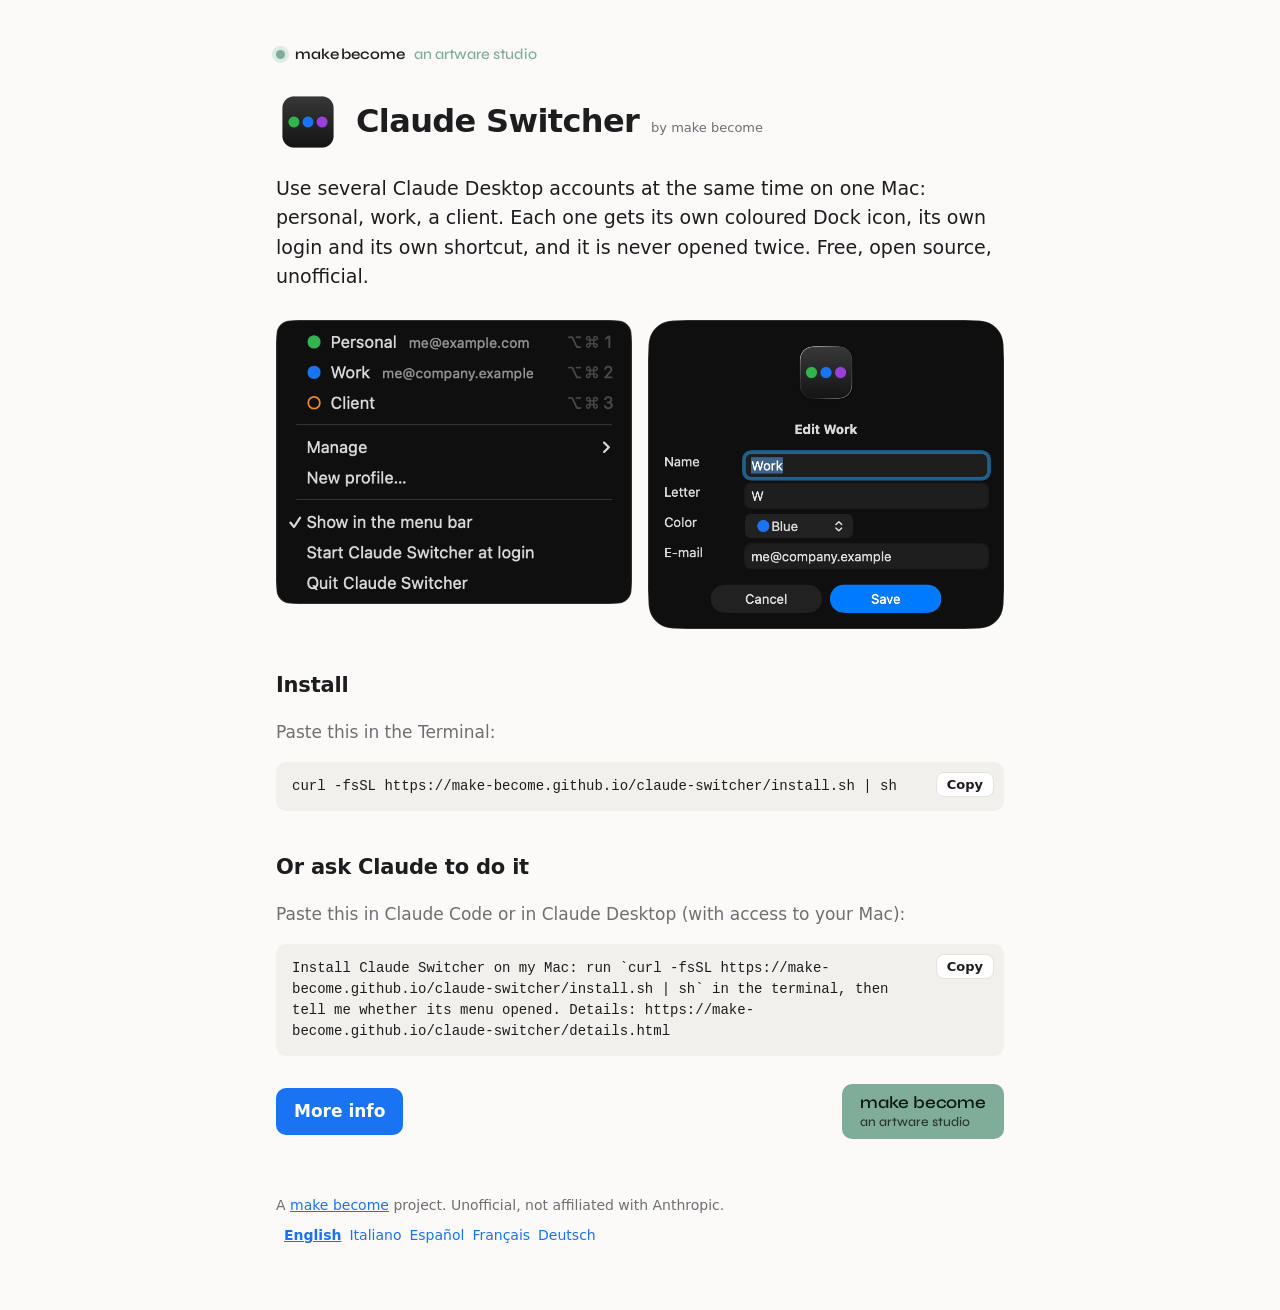
<file: docs/index.html>
<!doctype html>
<html lang="en">
<head>
<meta charset="utf-8">
<meta name="viewport" content="width=device-width, initial-scale=1">
<title>Claude Switcher</title>
<meta name="description" content="Several Claude Desktop accounts at the same time on one Mac, one Dock icon each.">
<link rel="icon" href="img/app-icon.png">
<link rel="preconnect" href="https://fonts.googleapis.com">
<link rel="preconnect" href="https://fonts.gstatic.com" crossorigin>
<link href="https://fonts.googleapis.com/css2?family=Syne:wght@500;600&display=swap" rel="stylesheet">
<link rel="stylesheet" href="style.css?v=051324">
<script src="i18n.js?v=051324" defer></script>
</head>
<body>
<main>
  <a class="mb" href="https://make-become.github.io/"><span class="mb-dot" aria-hidden="true"></span><span class="mb-name">make become</span><span class="mb-role">an artware studio</span></a>
  <header>
    <img src="img/app-icon.png" alt="">
    <div class="title"><h1>Claude Switcher</h1><a class="by" href="https://make-become.github.io/" data-i18n="by">by make become</a></div>
  </header>

  <p class="lead" data-i18n="lead">Use several Claude Desktop accounts at the same time on one Mac.</p>

  <div class="shots">
    <img data-i18n-src="img/menu-{lang}.png" src="img/menu-en.png" alt="" data-i18n-alt="altMenu">
    <img data-i18n-src="img/edit-{lang}.png" src="img/edit-en.png" alt="" data-i18n-alt="altEdit">
  </div>

  <h2 data-i18n="installH">Install</h2>
  <p class="muted" data-i18n="installP">Paste this in the Terminal:</p>
  <div class="copy"><span id="cmd">curl -fsSL https://make-become.github.io/claude-switcher/install.sh | sh</span><button data-copy="cmd" data-i18n="copy">Copy</button></div>

  <h2 data-i18n="askH">Or ask Claude to do it</h2>
  <p class="muted" data-i18n="askP">Paste this in Claude Code or Claude Desktop:</p>
  <div class="copy"><span id="prompt" data-i18n="prompt">Install Claude Switcher on my Mac.</span><button data-copy="prompt" data-i18n="copy">Copy</button></div>

  <div class="actions">
    <a class="btn" href="details.html" data-keep-lang data-i18n="more">More info</a>
    <a class="mb-btn" href="https://make-become.github.io/"><span class="mb-btn-name">make become</span><span class="mb-btn-role">an artware studio</span></a>
  </div>

  <footer>
    <span data-i18n="unofficial">Unofficial. Not affiliated with Anthropic.</span>
    <span class="langs"></span>
  </footer>
</main>
</body>
</html>
</file>
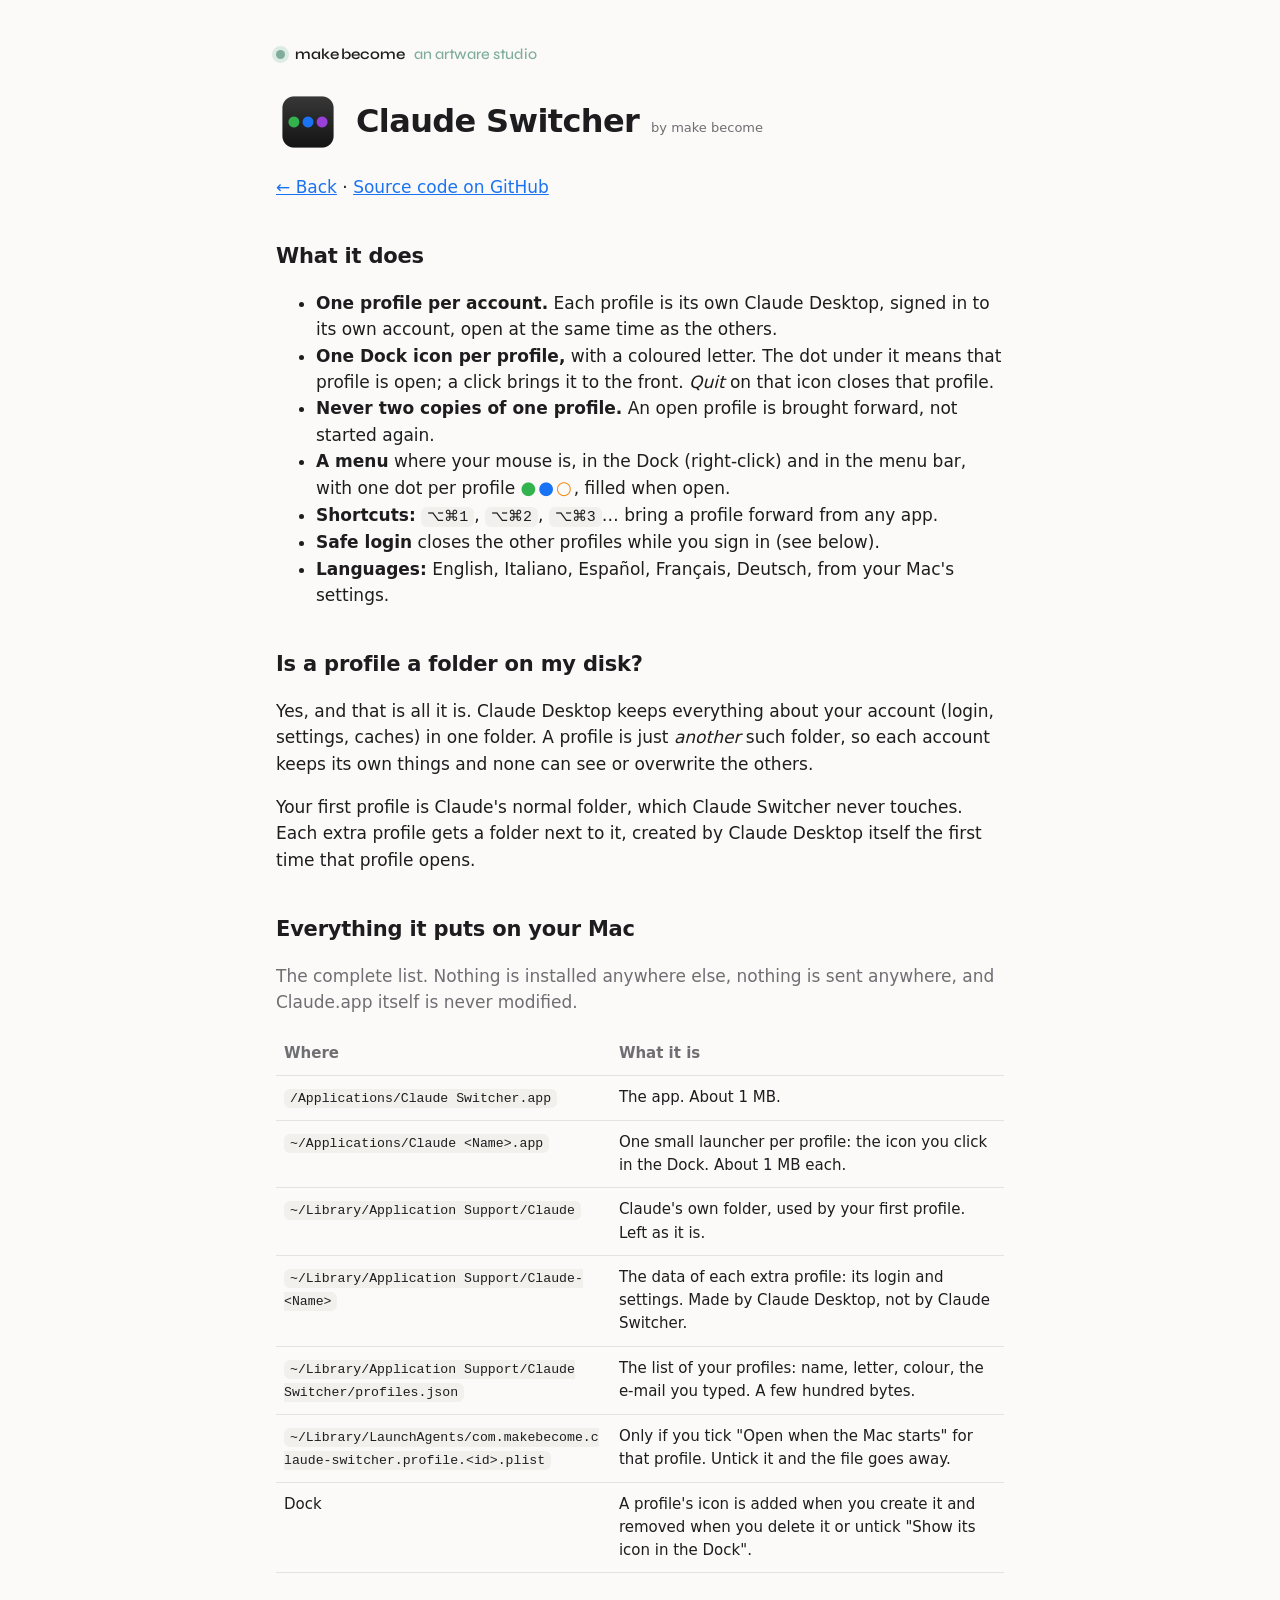
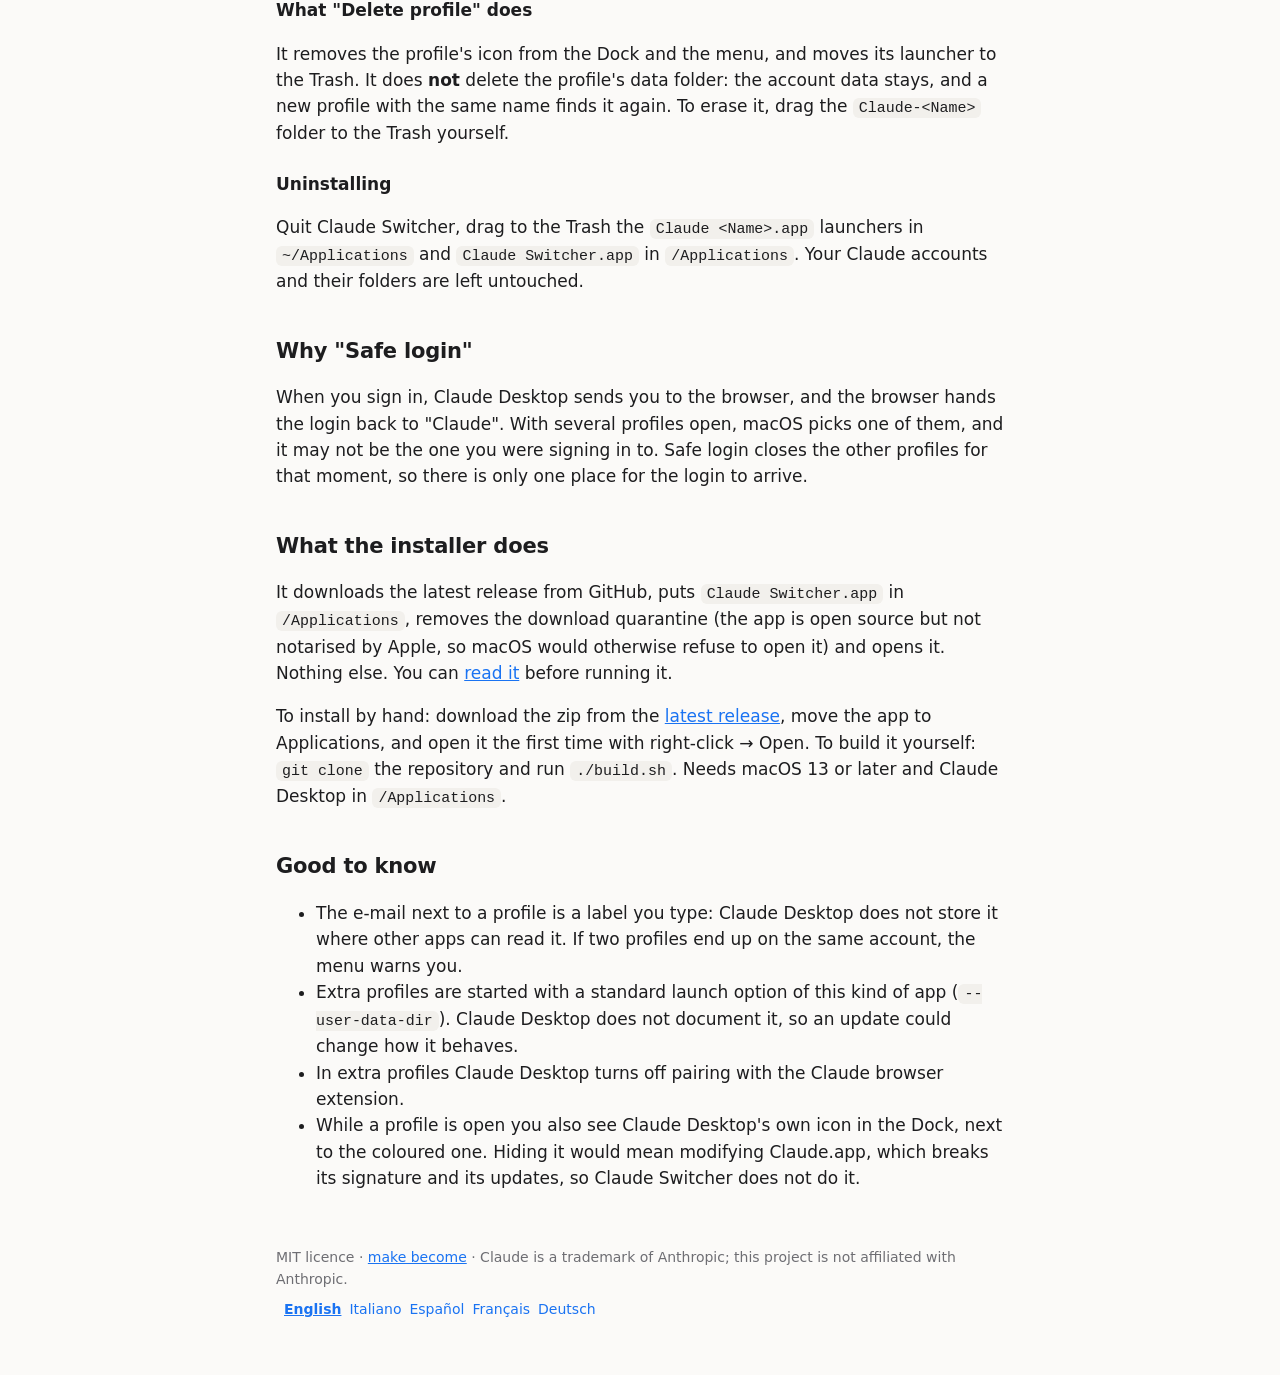
<file: docs/details.html>
<!doctype html>
<html lang="en">
<head>
<meta charset="utf-8">
<meta name="viewport" content="width=device-width, initial-scale=1">
<title>Claude Switcher · Details</title>
<meta name="description" content="What Claude Switcher does, what a profile is on disk, and everything it puts on your Mac.">
<link rel="icon" href="img/app-icon.png">
<link rel="preconnect" href="https://fonts.googleapis.com">
<link rel="preconnect" href="https://fonts.gstatic.com" crossorigin>
<link href="https://fonts.googleapis.com/css2?family=Syne:wght@500;600&display=swap" rel="stylesheet">
<link rel="stylesheet" href="style.css?v=051324">
<script src="i18n.js?v=051324" defer></script>
</head>
<body>
<main>
  <a class="mb" href="https://make-become.github.io/"><span class="mb-dot" aria-hidden="true"></span><span class="mb-name">make become</span><span class="mb-role">an artware studio</span></a>
  <header>
    <img src="img/app-icon.png" alt="">
    <div class="title"><h1>Claude Switcher</h1><a class="by" href="https://make-become.github.io/" data-i18n="by">by make become</a></div>
  </header>
  <p><a href="index.html" data-keep-lang data-i18n="back">← Back</a> · <a href="https://github.com/make-become/claude-switcher" data-i18n="source">Source code on GitHub</a></p>

  <h2 data-i18n="whatH">What it does</h2>
  <ul data-i18n="whatList"></ul>

  <h2 data-i18n="folderH">Is a profile a folder on my disk?</h2>
  <p data-i18n="folderP1"></p>
  <p data-i18n="folderP2"></p>

  <h2 data-i18n="diskH">Everything it puts on your Mac</h2>
  <p class="muted" data-i18n="diskIntro"></p>
  <table>
    <thead><tr><th data-i18n="thWhere">Where</th><th data-i18n="thWhat">What it is</th></tr></thead>
    <tbody>
      <tr><td><code>/Applications/Claude Switcher.app</code></td><td data-i18n="rApp"></td></tr>
      <tr><td><code>~/Applications/Claude &lt;Name&gt;.app</code></td><td data-i18n="rLauncher"></td></tr>
      <tr><td><code>~/Library/Application Support/Claude</code></td><td data-i18n="rDefault"></td></tr>
      <tr><td><code>~/Library/Application Support/Claude-&lt;Name&gt;</code></td><td data-i18n="rExtra"></td></tr>
      <tr><td><code>~/Library/Application Support/Claude Switcher/profiles.json</code></td><td data-i18n="rList"></td></tr>
      <tr><td><code>~/Library/LaunchAgents/com.makebecome.claude-switcher.profile.&lt;id&gt;.plist</code></td><td data-i18n="rAgent"></td></tr>
      <tr><td>Dock</td><td data-i18n="rDock"></td></tr>
    </tbody>
  </table>

  <h3 data-i18n="deleteH">What "Delete profile" does</h3>
  <p data-i18n="deleteP"></p>

  <h3 data-i18n="uninstallH">Uninstalling</h3>
  <p data-i18n="uninstallP"></p>

  <h2 data-i18n="loginH">Why "Safe login"</h2>
  <p data-i18n="loginP"></p>

  <h2 data-i18n="installerH">What the installer does</h2>
  <p data-i18n="installerP"></p>
  <p data-i18n="manualP"></p>

  <h2 data-i18n="knowH">Good to know</h2>
  <ul data-i18n="knowList"></ul>

  <footer>
    <span data-i18n="footer">MIT licence · make-become · Claude is a trademark of Anthropic; this project is not affiliated with Anthropic.</span>
    <span class="langs"></span>
  </footer>
</main>
</body>
</html>
</file>
<file: docs/style.css>
:root {
  --bg: #fbfaf8; --fg: #1d1d1f; --muted: #6e6e73; --card: #ffffff; --line: #e6e3de;
  --accent: #1a73f2; --code: #f2f0ec;
  --g: #33b34d; --b: #1a73f2; --o: #f28c1a;
}
@media (prefers-color-scheme: dark) {
  :root { --bg: #141414; --fg: #f2f2f2; --muted: #a1a1a6; --card: #1e1e1e; --line: #2f2f2f; --accent: #5aa0ff; --code: #242424; }
}
* { box-sizing: border-box; }
body { margin: 0; background: var(--bg); color: var(--fg);
       font: 17px/1.55 -apple-system, BlinkMacSystemFont, "Segoe UI", system-ui, sans-serif; }
main { max-width: 760px; margin: 0 auto; padding: 40px 16px 64px; }
header { display: flex; gap: 16px; align-items: center; margin-bottom: 20px; }
header img { width: 64px; height: 64px; flex: none; }
/* "by make become" credit next to the product name; on a narrow phone it drops under the name */
header .title { display: flex; flex-wrap: wrap; align-items: baseline; column-gap: 12px; row-gap: 2px; }
header .title h1 { white-space: nowrap; }
header .by { font-size: 13px; color: var(--muted); text-decoration: none; white-space: nowrap; }
header .by:hover { color: var(--fg); }
h1 { font-size: 32px; margin: 0; letter-spacing: -0.02em; }
h2 { font-size: 21px; margin: 40px 0 10px; letter-spacing: -0.01em; }
h3 { font-size: 17px; margin: 24px 0 6px; }
.lead { font-size: 19px; margin: 0 0 8px; }
.muted { color: var(--muted); }
a { color: var(--accent); }
code { background: var(--code); padding: 2px 6px; border-radius: 6px; font-size: 0.88em; overflow-wrap: anywhere; }
.shots { display: grid; grid-template-columns: 1fr 1fr; gap: 16px; margin: 28px 0; align-items: start; }
.shots img { width: 100%; height: auto; border-radius: 12px; display: block; }
.copy { position: relative; background: var(--code); border-radius: 10px; padding: 14px 92px 14px 16px; margin: 8px 0 4px;
        font: 14px/1.5 ui-monospace, SFMono-Regular, Menlo, monospace; white-space: pre-wrap; overflow-wrap: anywhere; }
.copy button { position: absolute; top: 10px; right: 10px; border: 1px solid var(--line); background: var(--card); color: var(--fg);
               border-radius: 8px; padding: 4px 10px; font: 600 13px -apple-system, system-ui, sans-serif; cursor: pointer; }
.btn { display: inline-block; background: var(--accent); color: #fff; text-decoration: none; padding: 10px 18px;
       border-radius: 10px; font-weight: 600; margin: 28px 0 0; }
.btn.alt { background: transparent; color: var(--accent); border: 1px solid var(--accent); }
.dots { font-size: 18px; letter-spacing: 2px; }
.dots .g { color: var(--g); } .dots .b { color: var(--b); } .dots .o { color: var(--o); }
table { width: 100%; border-collapse: collapse; font-size: 15px; }
td, th { text-align: left; vertical-align: top; padding: 10px 8px; border-bottom: 1px solid var(--line); }
th { color: var(--muted); font-weight: 600; }
td:first-child { width: 46%; }
footer { margin-top: 56px; color: var(--muted); font-size: 14px; display: flex; flex-wrap: wrap; gap: 8px 16px; justify-content: space-between; }
.langs a { margin-left: 8px; text-decoration: none; }
.langs a[aria-current] { font-weight: 700; text-decoration: underline; }
@media (max-width: 600px) {
  .shots { grid-template-columns: 1fr; }
  h1 { font-size: 28px; }
  table, tbody, tr, td { display: block; } tr { border-bottom: 1px solid var(--line); padding: 6px 0; }
  td { border: 0; padding: 4px 0; } td:first-child { width: auto; } thead { display: none; }
  .langs a { margin: 0 8px 0 0; }
}

/* make become brand: the studio's dot and wordmark, as on make-become.github.io */
.mb { display: inline-flex; align-items: center; gap: 10px; margin-bottom: 28px; color: var(--muted); text-decoration: none;
      font: 500 15px/1 Syne, "Avenir Next", -apple-system, system-ui, sans-serif; letter-spacing: -0.01em; }
.mb:hover { color: var(--fg); }
.mb-dot { flex: none; width: 9px; height: 9px; border-radius: 999px; background: #7fad9a; box-shadow: 0 0 0 4px rgba(183, 216, 200, 0.45); }
.mb-name { color: var(--fg); font-weight: 600; }
.mb-role { color: #7fad9a; }

/* Bottom row of the landing page: "More info" on the left, the studio's green button on the right. */
.actions { display: flex; flex-wrap: wrap; gap: 12px; align-items: center; justify-content: space-between; margin-top: 28px; }
.actions .btn { margin: 0; }
.mb-btn { display: inline-grid; gap: 2px; padding: 10px 18px; border-radius: 10px; text-decoration: none; text-align: left;
          background: #7fad9a; color: #0f1a15; font-family: Syne, "Avenir Next", -apple-system, system-ui, sans-serif; }
.mb-btn:hover { background: #8fbda9; }
.mb-btn-name { font-weight: 600; font-size: 17px; line-height: 1.1; letter-spacing: -0.01em; }
.mb-btn-role { font-weight: 500; font-size: 13px; line-height: 1.1; opacity: 0.8; }
</file>
